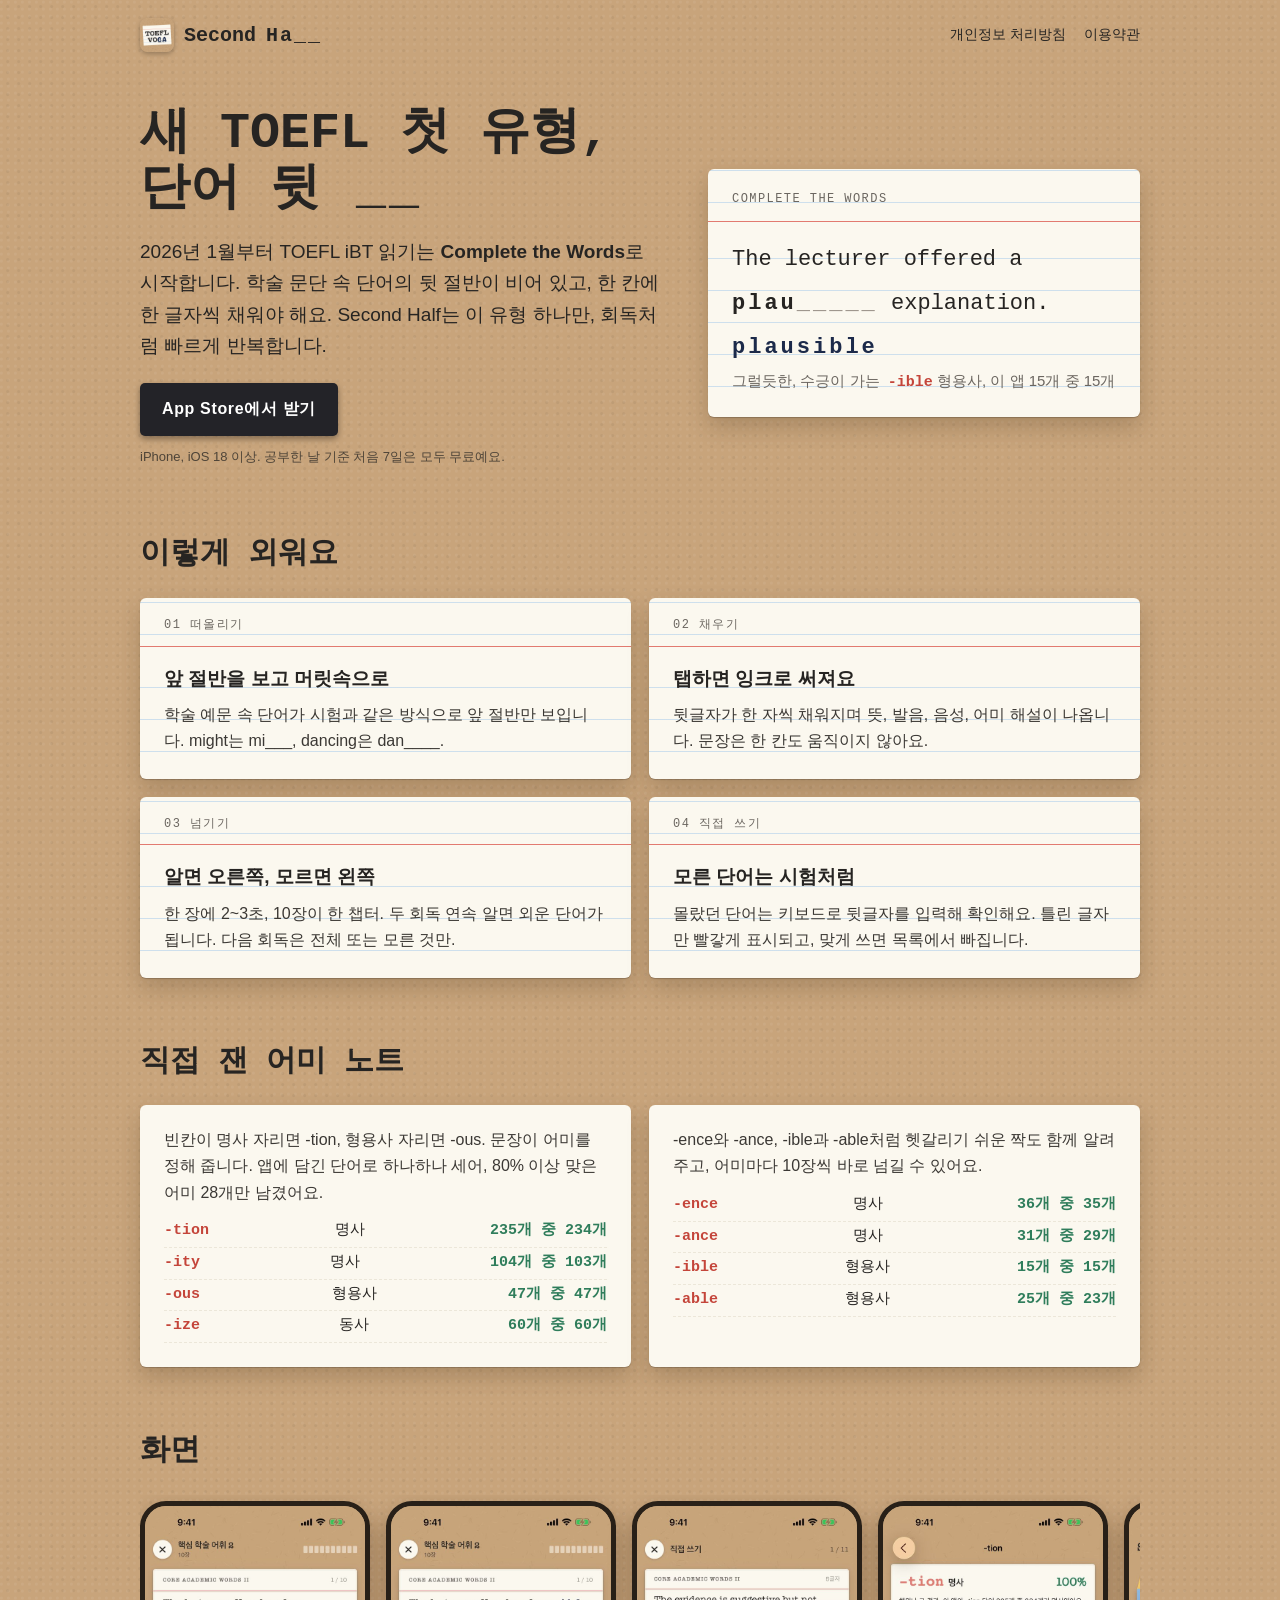
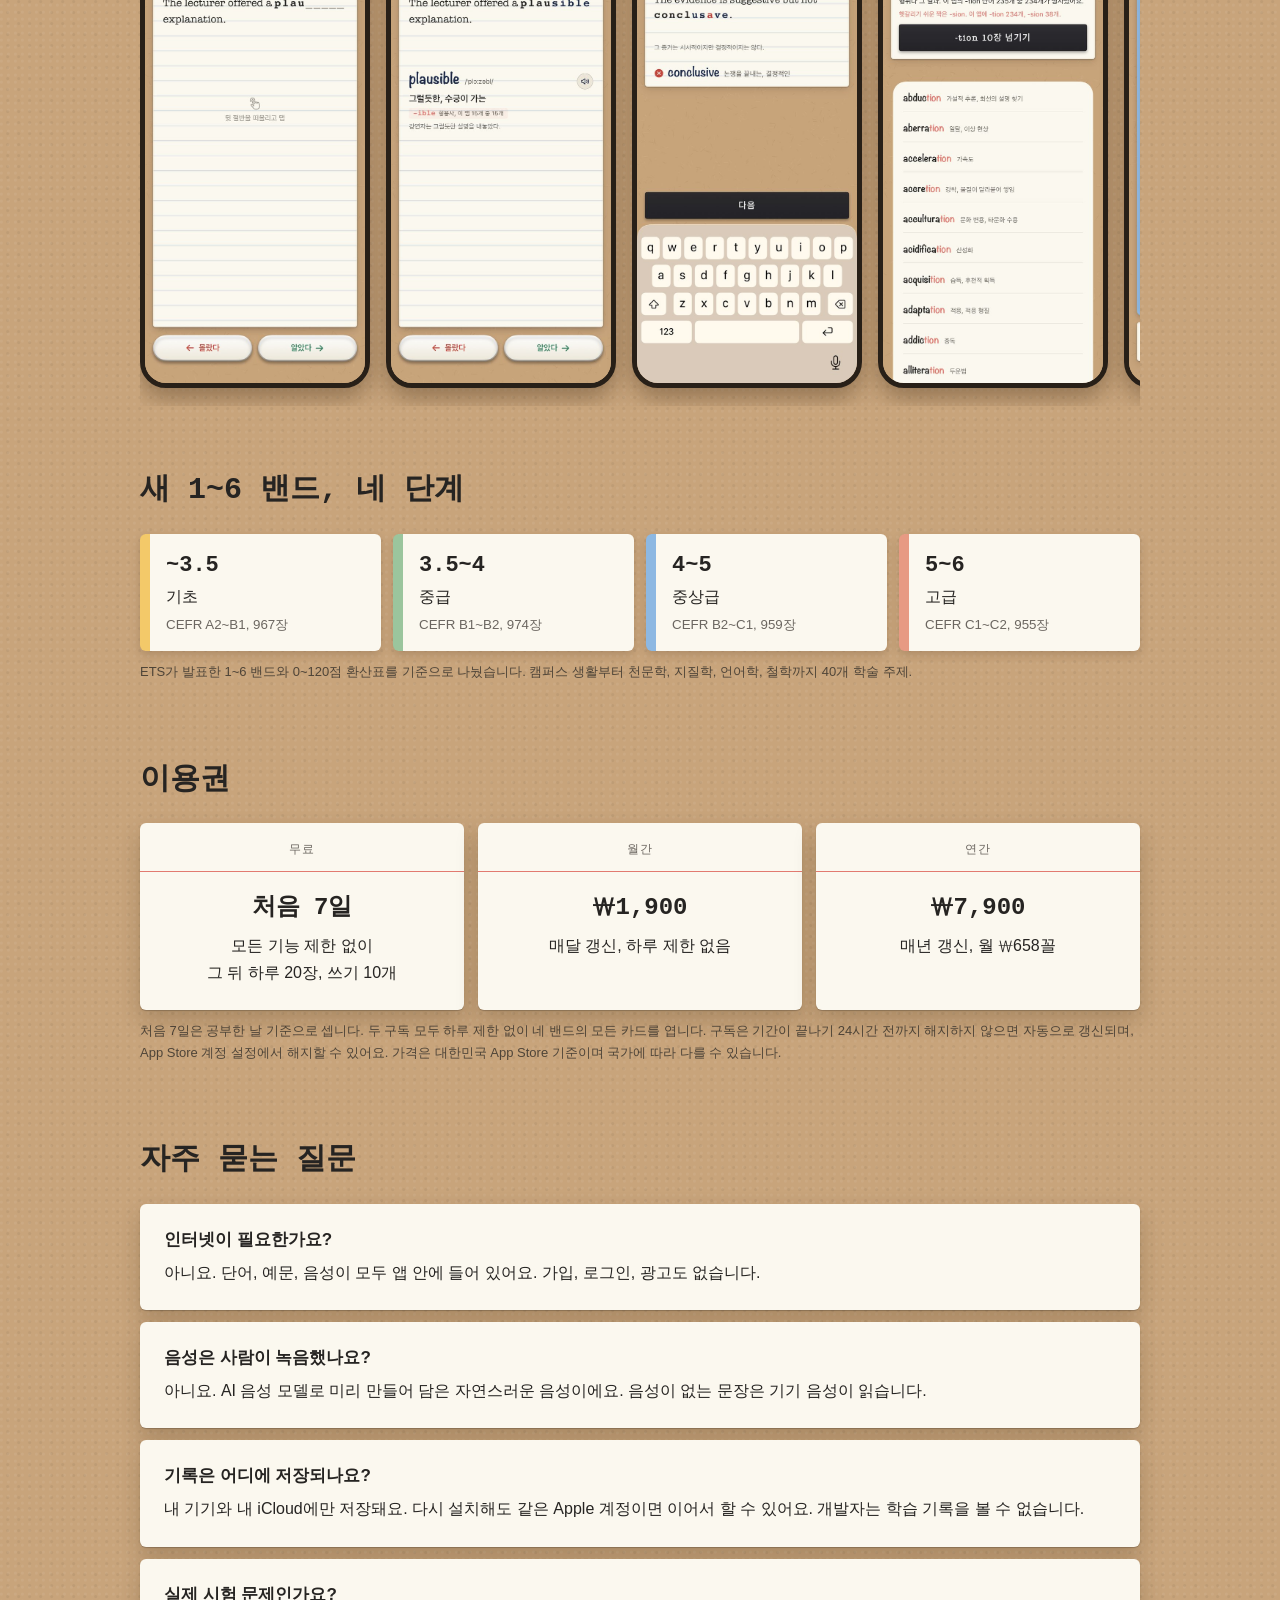
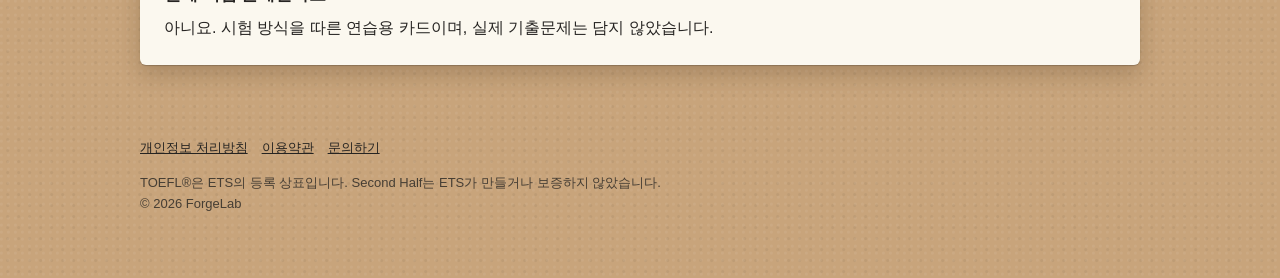
<file: docs/index.html>
<!DOCTYPE html>
<html lang="ko">
<head>
<meta charset="UTF-8" />
<meta name="viewport" content="width=device-width, initial-scale=1.0" />
<title>Second Half: 새 TOEFL 첫 유형, 단어 뒷글자 채우기</title>
<meta name="description" content="2026년 새 TOEFL 읽기의 첫 유형 Complete the Words. 학술 예문 3,855장으로 단어의 뒷 절반을 떠올리고 넘기는 회독, 모른 단어는 시험처럼 직접 써서 확인해요." />
<meta property="og:title" content="Second Half: 새 TOEFL 첫 유형, 단어 뒷글자 채우기" />
<meta property="og:description" content="단어의 뒷 절반을 떠올리고 넘기는 회독. 학술 어휘 3,855장, 직접 잰 어미 노트 28개." />
<meta property="og:image" content="assets/icon-512.png" />
<link rel="icon" href="assets/icon-32.png" />
<link rel="apple-touch-icon" href="assets/icon-180.png" />
<link rel="stylesheet" href="styles.css" />
</head>
<body>
<nav class="top">
  <div class="wrap">
    <a class="brand" href="./"><img src="assets/icon-180.png" alt="" />Second <span class="blank">Ha__</span></a>
    <div class="links"><a href="privacy.html">개인정보 처리방침</a><a href="terms.html">이용약관</a></div>
  </div>
</nav>

<main class="wrap">
  <div class="hero">
    <div>
      <h1>새 TOEFL 첫 유형,<br />단어 <span class="blank">뒷 __</span></h1>
      <p class="lead">2026년 1월부터 TOEFL iBT 읽기는 <b>Complete the Words</b>로 시작합니다. 학술 문단 속 단어의 뒷 절반이 비어 있고, 한 칸에 한 글자씩 채워야 해요. Second Half는 이 유형 하나만, 회독처럼 빠르게 반복합니다.</p>
      <a class="store" href="https://apps.apple.com/app/id6816884307">App Store에서 받기</a>
      <p class="note">iPhone, iOS 18 이상. 공부한 날 기준 처음 7일은 모두 무료예요.</p>
    </div>
    <div class="card lined demo">
      <div class="head">Complete the Words</div>
      The lecturer offered a <span class="word">plau<span class="gap">_____</span></span> explanation.<br />
      <span class="word" style="color:var(--ink)">plausible</span>
      <div class="meaning">그럴듯한, 수긍이 가는 &nbsp;<b style="color:var(--red);font-family:var(--mono)">-ible</b> 형용사, 이 앱 15개 중 15개</div>
    </div>
  </div>

  <section>
    <h2>이렇게 외워요</h2>
    <div class="grid">
      <div class="card lined"><div class="head">01 떠올리기</div><h3>앞 절반을 보고 머릿속으로</h3><p>학술 예문 속 단어가 시험과 같은 방식으로 앞 절반만 보입니다. might는 mi___, dancing은 dan____.</p></div>
      <div class="card lined"><div class="head">02 채우기</div><h3>탭하면 잉크로 써져요</h3><p>뒷글자가 한 자씩 채워지며 뜻, 발음, 음성, 어미 해설이 나옵니다. 문장은 한 칸도 움직이지 않아요.</p></div>
      <div class="card lined"><div class="head">03 넘기기</div><h3>알면 오른쪽, 모르면 왼쪽</h3><p>한 장에 2~3초, 10장이 한 챕터. 두 회독 연속 알면 외운 단어가 됩니다. 다음 회독은 전체 또는 모른 것만.</p></div>
      <div class="card lined"><div class="head">04 직접 쓰기</div><h3>모른 단어는 시험처럼</h3><p>몰랐던 단어는 키보드로 뒷글자를 입력해 확인해요. 틀린 글자만 빨갛게 표시되고, 맞게 쓰면 목록에서 빠집니다.</p></div>
    </div>
  </section>

  <section>
    <h2>직접 잰 어미 노트</h2>
    <div class="grid">
      <div class="card">
        <p>빈칸이 명사 자리면 -tion, 형용사 자리면 -ous. 문장이 어미를 정해 줍니다. 앱에 담긴 단어로 하나하나 세어, 80% 이상 맞은 어미 28개만 남겼어요.</p>
        <ul class="rates">
          <li><b>-tion</b> 명사 <span>235개 중 234개</span></li>
          <li><b>-ity</b> 명사 <span>104개 중 103개</span></li>
          <li><b>-ous</b> 형용사 <span>47개 중 47개</span></li>
          <li><b>-ize</b> 동사 <span>60개 중 60개</span></li>
        </ul>
      </div>
      <div class="card">
        <p>-ence와 -ance, -ible과 -able처럼 헷갈리기 쉬운 짝도 함께 알려 주고, 어미마다 10장씩 바로 넘길 수 있어요.</p>
        <ul class="rates">
          <li><b>-ence</b> 명사 <span>36개 중 35개</span></li>
          <li><b>-ance</b> 명사 <span>31개 중 29개</span></li>
          <li><b>-ible</b> 형용사 <span>15개 중 15개</span></li>
          <li><b>-able</b> 형용사 <span>25개 중 23개</span></li>
        </ul>
      </div>
    </div>
  </section>

  <section>
    <h2>화면</h2>
    <div class="shots">
      <img src="assets/shot_blank.jpg" alt="앞 절반만 보이는 카드" loading="lazy" />
      <img src="assets/shot_reveal.jpg" alt="뒷글자가 채워진 카드와 뜻" loading="lazy" />
      <img src="assets/shot_typing.jpg" alt="직접 쓰기, 틀린 글자만 빨갛게" loading="lazy" />
      <img src="assets/shot_ending.jpg" alt="어미 노트 -tion" loading="lazy" />
      <img src="assets/shot_home.jpg" alt="회독 홈" loading="lazy" />
    </div>
  </section>

  <section>
    <h2>새 1~6 밴드, 네 단계</h2>
    <div class="bands">
      <div class="band" style="border-color:#f3c969"><b>~3.5</b>기초<br /><small>CEFR A2~B1, 967장</small></div>
      <div class="band" style="border-color:#9bc59d"><b>3.5~4</b>중급<br /><small>CEFR B1~B2, 974장</small></div>
      <div class="band" style="border-color:#8db8e2"><b>4~5</b>중상급<br /><small>CEFR B2~C1, 959장</small></div>
      <div class="band" style="border-color:#e79a83"><b>5~6</b>고급<br /><small>CEFR C1~C2, 955장</small></div>
    </div>
    <p class="note">ETS가 발표한 1~6 밴드와 0~120점 환산표를 기준으로 나눴습니다. 캠퍼스 생활부터 천문학, 지질학, 언어학, 철학까지 40개 학술 주제.</p>
  </section>

  <section>
    <h2>이용권</h2>
    <div class="prices">
      <div class="card"><div class="head">무료</div><b>처음 7일</b>모든 기능 제한 없이<br />그 뒤 하루 20장, 쓰기 10개</div>
      <div class="card"><div class="head">월간</div><b>₩1,900</b>매달 갱신, 하루 제한 없음</div>
      <div class="card"><div class="head">연간</div><b>₩7,900</b>매년 갱신, 월 ₩658꼴</div>
    </div>
    <p class="note">처음 7일은 공부한 날 기준으로 셉니다. 두 구독 모두 하루 제한 없이 네 밴드의 모든 카드를 엽니다. 구독은 기간이 끝나기 24시간 전까지 해지하지 않으면 자동으로 갱신되며, App Store 계정 설정에서 해지할 수 있어요. 가격은 대한민국 App Store 기준이며 국가에 따라 다를 수 있습니다.</p>
  </section>

  <section class="faq">
    <h2>자주 묻는 질문</h2>
    <div class="card"><h3>인터넷이 필요한가요?</h3><p>아니요. 단어, 예문, 음성이 모두 앱 안에 들어 있어요. 가입, 로그인, 광고도 없습니다.</p></div>
    <div class="card"><h3>음성은 사람이 녹음했나요?</h3><p>아니요. AI 음성 모델로 미리 만들어 담은 자연스러운 음성이에요. 음성이 없는 문장은 기기 음성이 읽습니다.</p></div>
    <div class="card"><h3>기록은 어디에 저장되나요?</h3><p>내 기기와 내 iCloud에만 저장돼요. 다시 설치해도 같은 Apple 계정이면 이어서 할 수 있어요. 개발자는 학습 기록을 볼 수 없습니다.</p></div>
    <div class="card"><h3>실제 시험 문제인가요?</h3><p>아니요. 시험 방식을 따른 연습용 카드이며, 실제 기출문제는 담지 않았습니다.</p></div>
  </section>
</main>

<footer>
  <div class="wrap">
    <a href="privacy.html">개인정보 처리방침</a><a href="terms.html">이용약관</a><a href="mailto:forgelab.aitech@gmail.com?subject=%5BSecond%20Half%5D%20%EB%AC%B8%EC%9D%98">문의하기</a>
    <p>TOEFL®은 ETS의 등록 상표입니다. Second Half는 ETS가 만들거나 보증하지 않았습니다.<br />© 2026 ForgeLab</p>
  </div>
</footer>
</body>
</html>
</file>
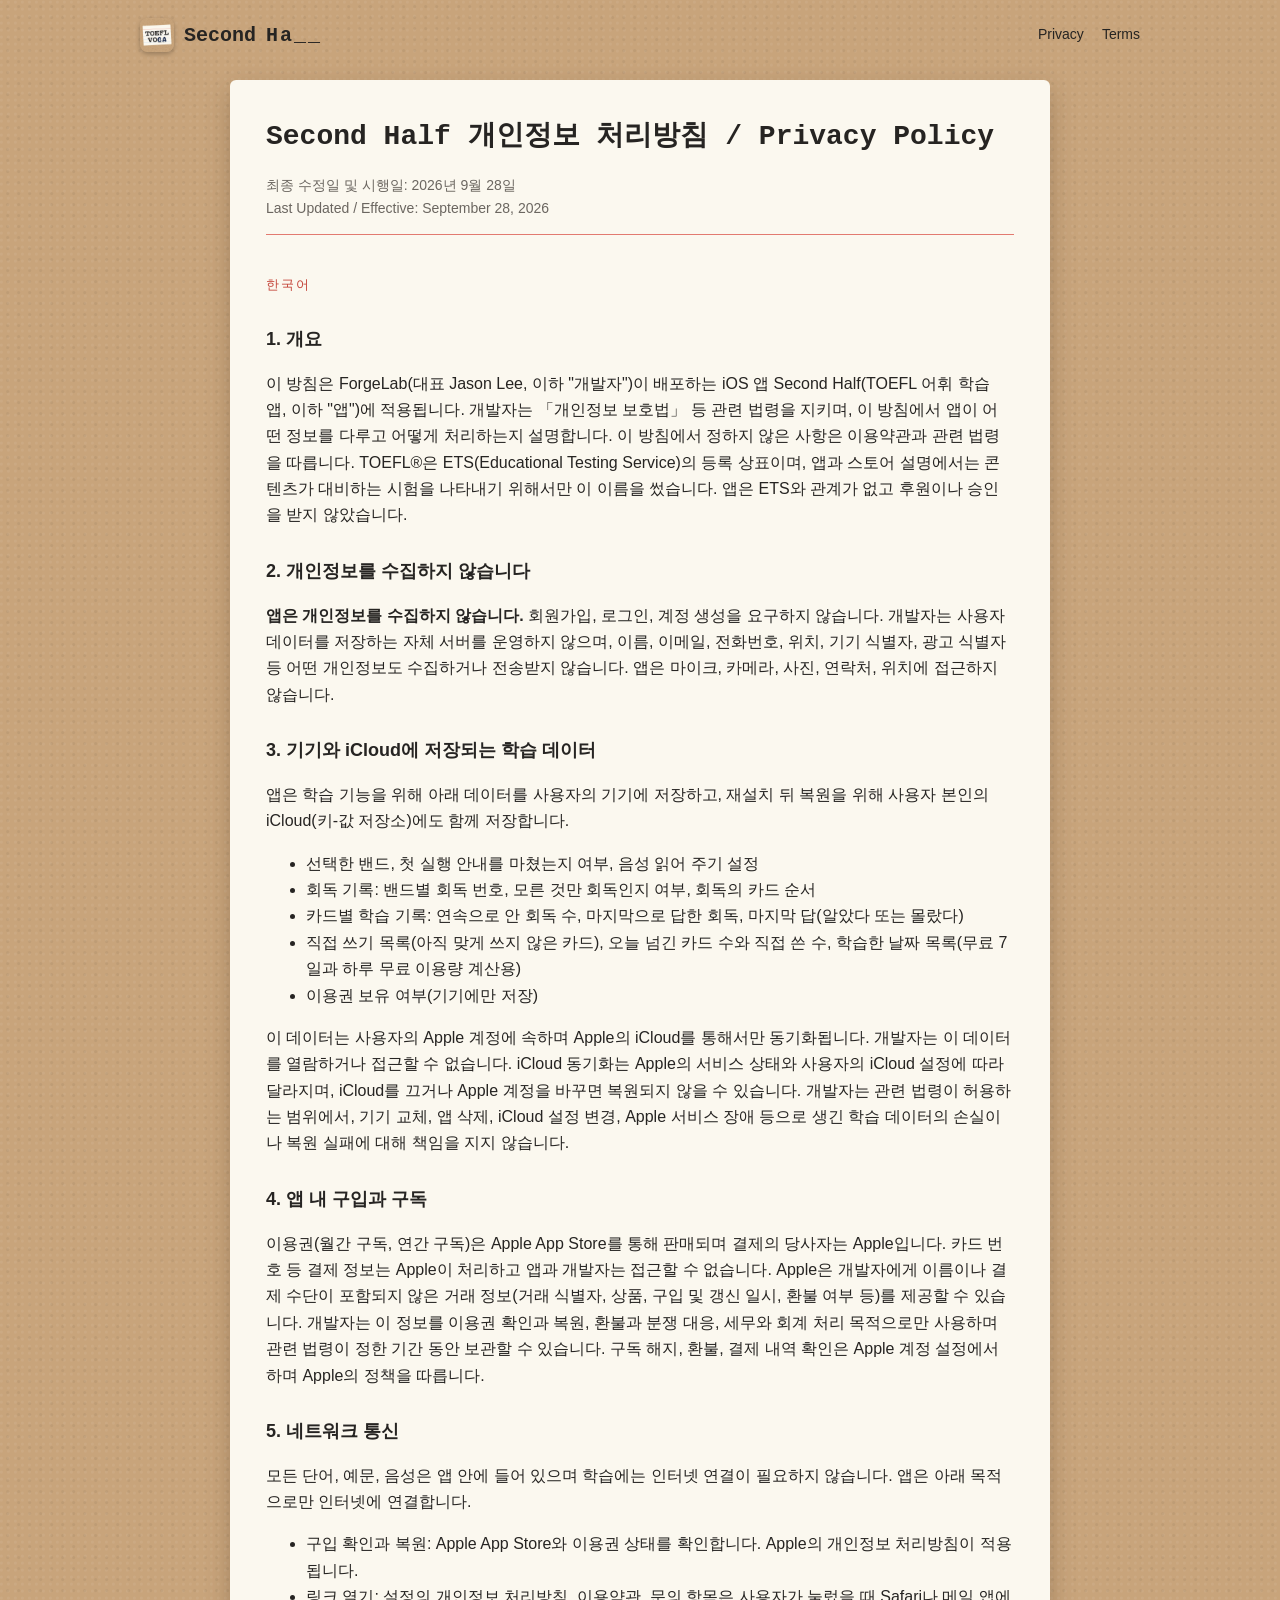
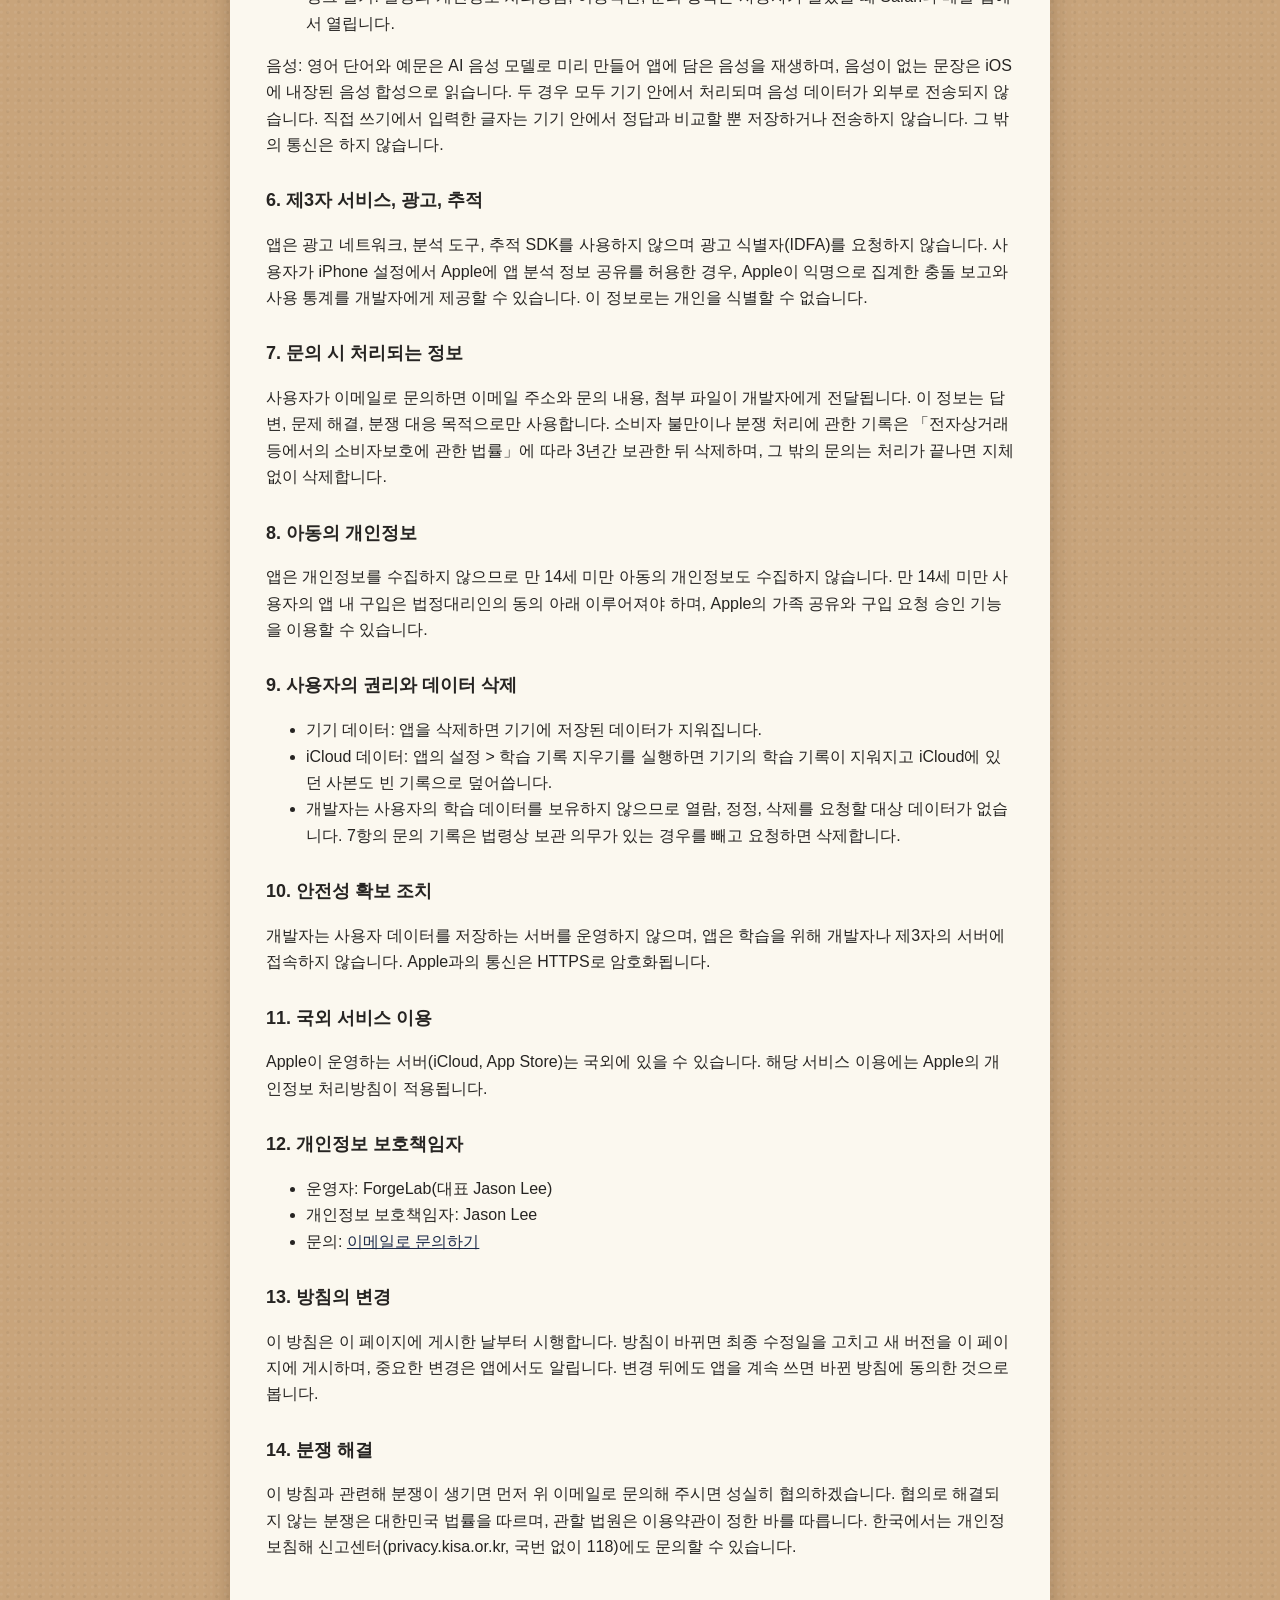
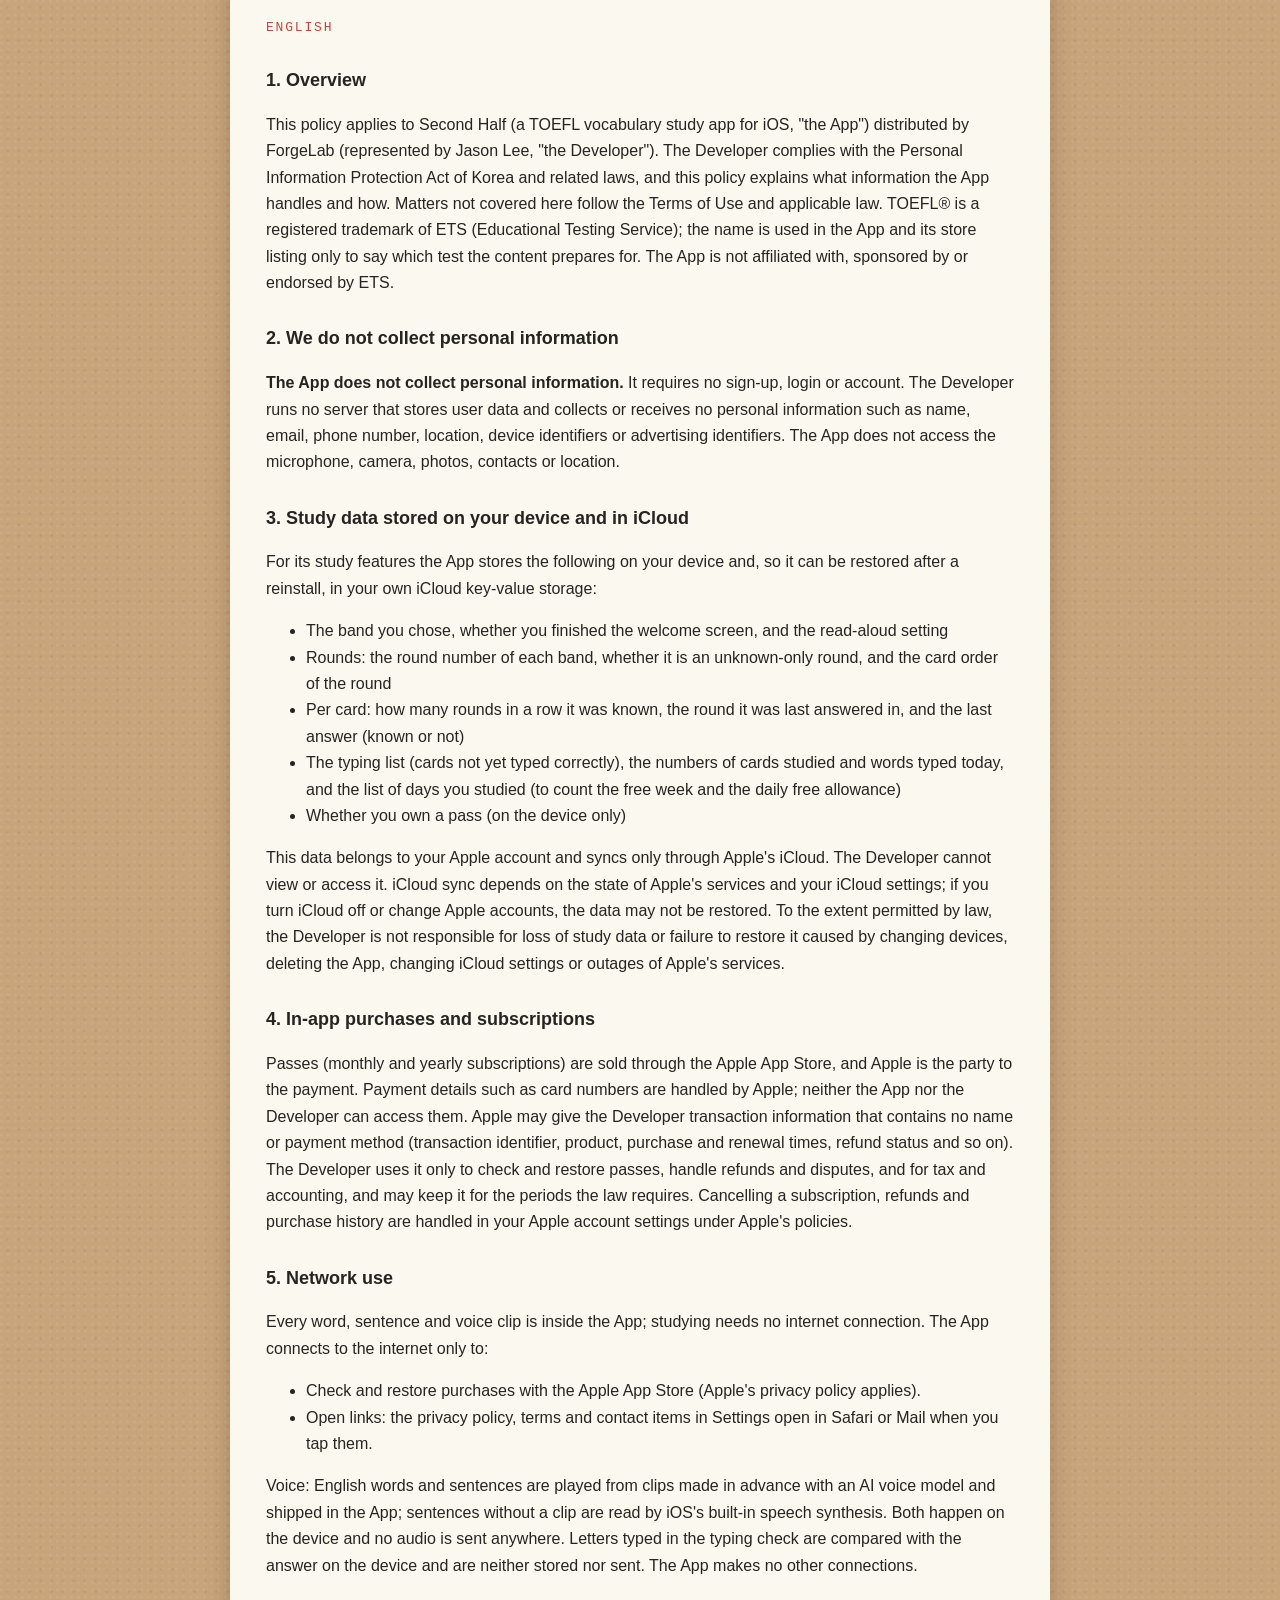
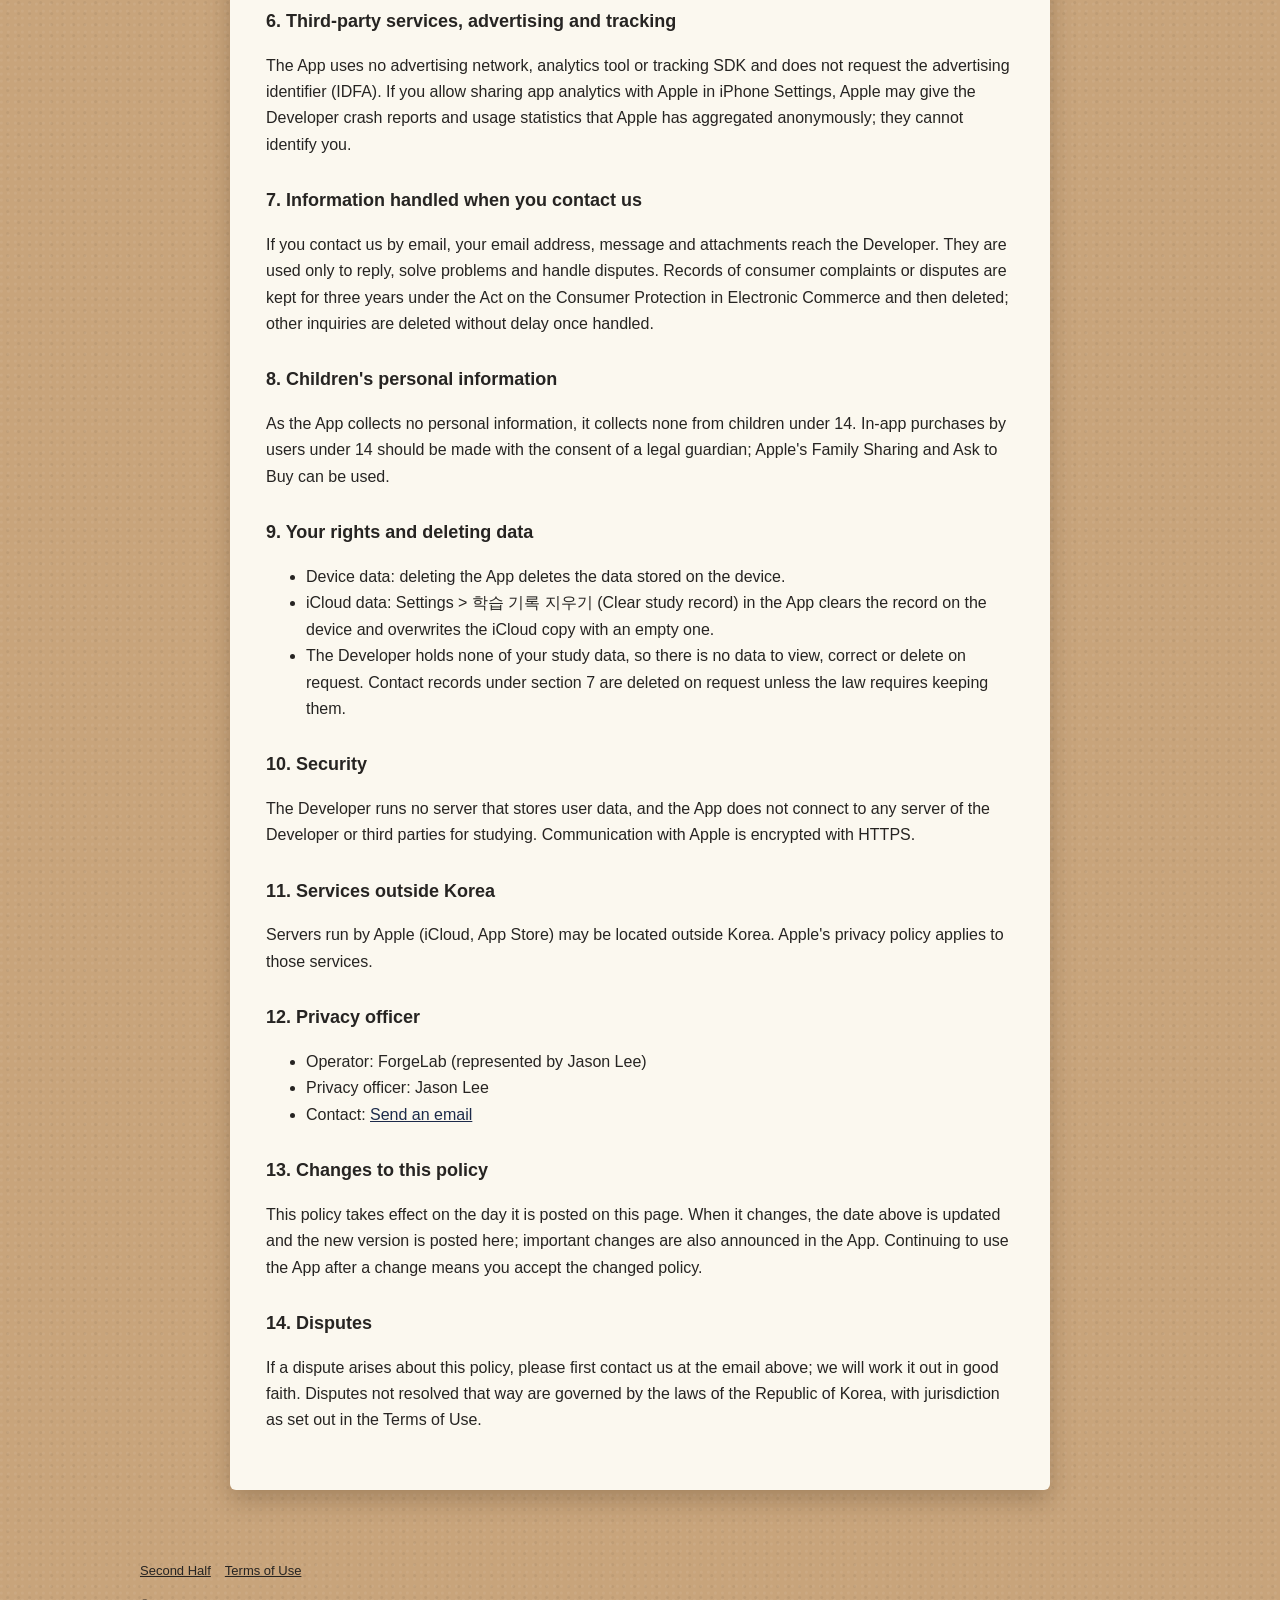
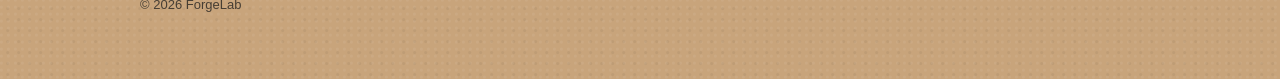
<file: docs/privacy.html>
<!DOCTYPE html>
<html lang="ko">
<head>
<meta charset="UTF-8" />
<meta name="viewport" content="width=device-width, initial-scale=1.0" />
<title>Second Half 개인정보 처리방침 | Privacy Policy</title>
<link rel="icon" href="assets/icon-32.png" />
<link rel="stylesheet" href="styles.css" />
</head>
<body>
<nav class="top">
  <div class="wrap">
    <a class="brand" href="./"><img src="assets/icon-180.png" alt="" />Second <span class="blank">Ha__</span></a>
    <div class="links"><a href="privacy.html">Privacy</a><a href="terms.html">Terms</a></div>
  </div>
</nav>
<main class="page">
<article class="legal">
<h1>Second Half 개인정보 처리방침 / Privacy Policy</h1>
<p class="date">최종 수정일 및 시행일: 2026년 9월 28일<br />Last Updated / Effective: September 28, 2026</p>

<p class="eyebrow" style="margin-top:40px">한국어</p>
<h2>1. 개요</h2>
<p>이 방침은 ForgeLab(대표 Jason Lee, 이하 "개발자")이 배포하는 iOS 앱 Second Half(TOEFL 어휘 학습 앱, 이하 "앱")에 적용됩니다. 개발자는 「개인정보 보호법」 등 관련 법령을 지키며, 이 방침에서 앱이 어떤 정보를 다루고 어떻게 처리하는지 설명합니다. 이 방침에서 정하지 않은 사항은 이용약관과 관련 법령을 따릅니다. TOEFL®은 ETS(Educational Testing Service)의 등록 상표이며, 앱과 스토어 설명에서는 콘텐츠가 대비하는 시험을 나타내기 위해서만 이 이름을 썼습니다. 앱은 ETS와 관계가 없고 후원이나 승인을 받지 않았습니다.</p>
<h2>2. 개인정보를 수집하지 않습니다</h2>
<p><strong>앱은 개인정보를 수집하지 않습니다.</strong> 회원가입, 로그인, 계정 생성을 요구하지 않습니다. 개발자는 사용자 데이터를 저장하는 자체 서버를 운영하지 않으며, 이름, 이메일, 전화번호, 위치, 기기 식별자, 광고 식별자 등 어떤 개인정보도 수집하거나 전송받지 않습니다. 앱은 마이크, 카메라, 사진, 연락처, 위치에 접근하지 않습니다.</p>
<h2>3. 기기와 iCloud에 저장되는 학습 데이터</h2>
<p>앱은 학습 기능을 위해 아래 데이터를 사용자의 기기에 저장하고, 재설치 뒤 복원을 위해 사용자 본인의 iCloud(키-값 저장소)에도 함께 저장합니다.</p>
<ul>
<li>선택한 밴드, 첫 실행 안내를 마쳤는지 여부, 음성 읽어 주기 설정</li>
<li>회독 기록: 밴드별 회독 번호, 모른 것만 회독인지 여부, 회독의 카드 순서</li>
<li>카드별 학습 기록: 연속으로 안 회독 수, 마지막으로 답한 회독, 마지막 답(알았다 또는 몰랐다)</li>
<li>직접 쓰기 목록(아직 맞게 쓰지 않은 카드), 오늘 넘긴 카드 수와 직접 쓴 수, 학습한 날짜 목록(무료 7일과 하루 무료 이용량 계산용)</li>
<li>이용권 보유 여부(기기에만 저장)</li>
</ul>
<p>이 데이터는 사용자의 Apple 계정에 속하며 Apple의 iCloud를 통해서만 동기화됩니다. 개발자는 이 데이터를 열람하거나 접근할 수 없습니다. iCloud 동기화는 Apple의 서비스 상태와 사용자의 iCloud 설정에 따라 달라지며, iCloud를 끄거나 Apple 계정을 바꾸면 복원되지 않을 수 있습니다. 개발자는 관련 법령이 허용하는 범위에서, 기기 교체, 앱 삭제, iCloud 설정 변경, Apple 서비스 장애 등으로 생긴 학습 데이터의 손실이나 복원 실패에 대해 책임을 지지 않습니다.</p>
<h2>4. 앱 내 구입과 구독</h2>
<p>이용권(월간 구독, 연간 구독)은 Apple App Store를 통해 판매되며 결제의 당사자는 Apple입니다. 카드 번호 등 결제 정보는 Apple이 처리하고 앱과 개발자는 접근할 수 없습니다. Apple은 개발자에게 이름이나 결제 수단이 포함되지 않은 거래 정보(거래 식별자, 상품, 구입 및 갱신 일시, 환불 여부 등)를 제공할 수 있습니다. 개발자는 이 정보를 이용권 확인과 복원, 환불과 분쟁 대응, 세무와 회계 처리 목적으로만 사용하며 관련 법령이 정한 기간 동안 보관할 수 있습니다. 구독 해지, 환불, 결제 내역 확인은 Apple 계정 설정에서 하며 Apple의 정책을 따릅니다.</p>
<h2>5. 네트워크 통신</h2>
<p>모든 단어, 예문, 음성은 앱 안에 들어 있으며 학습에는 인터넷 연결이 필요하지 않습니다. 앱은 아래 목적으로만 인터넷에 연결합니다.</p>
<ul>
<li>구입 확인과 복원: Apple App Store와 이용권 상태를 확인합니다. Apple의 개인정보 처리방침이 적용됩니다.</li>
<li>링크 열기: 설정의 개인정보 처리방침, 이용약관, 문의 항목은 사용자가 눌렀을 때 Safari나 메일 앱에서 열립니다.</li>
</ul>
<p>음성: 영어 단어와 예문은 AI 음성 모델로 미리 만들어 앱에 담은 음성을 재생하며, 음성이 없는 문장은 iOS에 내장된 음성 합성으로 읽습니다. 두 경우 모두 기기 안에서 처리되며 음성 데이터가 외부로 전송되지 않습니다. 직접 쓰기에서 입력한 글자는 기기 안에서 정답과 비교할 뿐 저장하거나 전송하지 않습니다. 그 밖의 통신은 하지 않습니다.</p>
<h2>6. 제3자 서비스, 광고, 추적</h2>
<p>앱은 광고 네트워크, 분석 도구, 추적 SDK를 사용하지 않으며 광고 식별자(IDFA)를 요청하지 않습니다. 사용자가 iPhone 설정에서 Apple에 앱 분석 정보 공유를 허용한 경우, Apple이 익명으로 집계한 충돌 보고와 사용 통계를 개발자에게 제공할 수 있습니다. 이 정보로는 개인을 식별할 수 없습니다.</p>
<h2>7. 문의 시 처리되는 정보</h2>
<p>사용자가 이메일로 문의하면 이메일 주소와 문의 내용, 첨부 파일이 개발자에게 전달됩니다. 이 정보는 답변, 문제 해결, 분쟁 대응 목적으로만 사용합니다. 소비자 불만이나 분쟁 처리에 관한 기록은 「전자상거래 등에서의 소비자보호에 관한 법률」에 따라 3년간 보관한 뒤 삭제하며, 그 밖의 문의는 처리가 끝나면 지체 없이 삭제합니다.</p>
<h2>8. 아동의 개인정보</h2>
<p>앱은 개인정보를 수집하지 않으므로 만 14세 미만 아동의 개인정보도 수집하지 않습니다. 만 14세 미만 사용자의 앱 내 구입은 법정대리인의 동의 아래 이루어져야 하며, Apple의 가족 공유와 구입 요청 승인 기능을 이용할 수 있습니다.</p>
<h2>9. 사용자의 권리와 데이터 삭제</h2>
<ul>
<li>기기 데이터: 앱을 삭제하면 기기에 저장된 데이터가 지워집니다.</li>
<li>iCloud 데이터: 앱의 설정 &gt; 학습 기록 지우기를 실행하면 기기의 학습 기록이 지워지고 iCloud에 있던 사본도 빈 기록으로 덮어씁니다.</li>
<li>개발자는 사용자의 학습 데이터를 보유하지 않으므로 열람, 정정, 삭제를 요청할 대상 데이터가 없습니다. 7항의 문의 기록은 법령상 보관 의무가 있는 경우를 빼고 요청하면 삭제합니다.</li>
</ul>
<h2>10. 안전성 확보 조치</h2>
<p>개발자는 사용자 데이터를 저장하는 서버를 운영하지 않으며, 앱은 학습을 위해 개발자나 제3자의 서버에 접속하지 않습니다. Apple과의 통신은 HTTPS로 암호화됩니다.</p>
<h2>11. 국외 서비스 이용</h2>
<p>Apple이 운영하는 서버(iCloud, App Store)는 국외에 있을 수 있습니다. 해당 서비스 이용에는 Apple의 개인정보 처리방침이 적용됩니다.</p>
<h2>12. 개인정보 보호책임자</h2>
<ul><li>운영자: ForgeLab(대표 Jason Lee)</li><li>개인정보 보호책임자: Jason Lee</li><li>문의: <a href="mailto:forgelab.aitech@gmail.com?subject=%5BSecond%20Half%5D%20Privacy%20inquiry">이메일로 문의하기</a></li></ul>
<h2>13. 방침의 변경</h2>
<p>이 방침은 이 페이지에 게시한 날부터 시행합니다. 방침이 바뀌면 최종 수정일을 고치고 새 버전을 이 페이지에 게시하며, 중요한 변경은 앱에서도 알립니다. 변경 뒤에도 앱을 계속 쓰면 바뀐 방침에 동의한 것으로 봅니다.</p>
<h2>14. 분쟁 해결</h2>
<p>이 방침과 관련해 분쟁이 생기면 먼저 위 이메일로 문의해 주시면 성실히 협의하겠습니다. 협의로 해결되지 않는 분쟁은 대한민국 법률을 따르며, 관할 법원은 이용약관이 정한 바를 따릅니다. 한국에서는 개인정보침해 신고센터(privacy.kisa.or.kr, 국번 없이 118)에도 문의할 수 있습니다.</p>

<p class="eyebrow" style="margin-top:56px">English</p>
<h2>1. Overview</h2>
<p>This policy applies to Second Half (a TOEFL vocabulary study app for iOS, "the App") distributed by ForgeLab (represented by Jason Lee, "the Developer"). The Developer complies with the Personal Information Protection Act of Korea and related laws, and this policy explains what information the App handles and how. Matters not covered here follow the Terms of Use and applicable law. TOEFL® is a registered trademark of ETS (Educational Testing Service); the name is used in the App and its store listing only to say which test the content prepares for. The App is not affiliated with, sponsored by or endorsed by ETS.</p>
<h2>2. We do not collect personal information</h2>
<p><strong>The App does not collect personal information.</strong> It requires no sign-up, login or account. The Developer runs no server that stores user data and collects or receives no personal information such as name, email, phone number, location, device identifiers or advertising identifiers. The App does not access the microphone, camera, photos, contacts or location.</p>
<h2>3. Study data stored on your device and in iCloud</h2>
<p>For its study features the App stores the following on your device and, so it can be restored after a reinstall, in your own iCloud key-value storage:</p>
<ul>
<li>The band you chose, whether you finished the welcome screen, and the read-aloud setting</li>
<li>Rounds: the round number of each band, whether it is an unknown-only round, and the card order of the round</li>
<li>Per card: how many rounds in a row it was known, the round it was last answered in, and the last answer (known or not)</li>
<li>The typing list (cards not yet typed correctly), the numbers of cards studied and words typed today, and the list of days you studied (to count the free week and the daily free allowance)</li>
<li>Whether you own a pass (on the device only)</li>
</ul>
<p>This data belongs to your Apple account and syncs only through Apple's iCloud. The Developer cannot view or access it. iCloud sync depends on the state of Apple's services and your iCloud settings; if you turn iCloud off or change Apple accounts, the data may not be restored. To the extent permitted by law, the Developer is not responsible for loss of study data or failure to restore it caused by changing devices, deleting the App, changing iCloud settings or outages of Apple's services.</p>
<h2>4. In-app purchases and subscriptions</h2>
<p>Passes (monthly and yearly subscriptions) are sold through the Apple App Store, and Apple is the party to the payment. Payment details such as card numbers are handled by Apple; neither the App nor the Developer can access them. Apple may give the Developer transaction information that contains no name or payment method (transaction identifier, product, purchase and renewal times, refund status and so on). The Developer uses it only to check and restore passes, handle refunds and disputes, and for tax and accounting, and may keep it for the periods the law requires. Cancelling a subscription, refunds and purchase history are handled in your Apple account settings under Apple's policies.</p>
<h2>5. Network use</h2>
<p>Every word, sentence and voice clip is inside the App; studying needs no internet connection. The App connects to the internet only to:</p>
<ul>
<li>Check and restore purchases with the Apple App Store (Apple's privacy policy applies).</li>
<li>Open links: the privacy policy, terms and contact items in Settings open in Safari or Mail when you tap them.</li>
</ul>
<p>Voice: English words and sentences are played from clips made in advance with an AI voice model and shipped in the App; sentences without a clip are read by iOS's built-in speech synthesis. Both happen on the device and no audio is sent anywhere. Letters typed in the typing check are compared with the answer on the device and are neither stored nor sent. The App makes no other connections.</p>
<h2>6. Third-party services, advertising and tracking</h2>
<p>The App uses no advertising network, analytics tool or tracking SDK and does not request the advertising identifier (IDFA). If you allow sharing app analytics with Apple in iPhone Settings, Apple may give the Developer crash reports and usage statistics that Apple has aggregated anonymously; they cannot identify you.</p>
<h2>7. Information handled when you contact us</h2>
<p>If you contact us by email, your email address, message and attachments reach the Developer. They are used only to reply, solve problems and handle disputes. Records of consumer complaints or disputes are kept for three years under the Act on the Consumer Protection in Electronic Commerce and then deleted; other inquiries are deleted without delay once handled.</p>
<h2>8. Children's personal information</h2>
<p>As the App collects no personal information, it collects none from children under 14. In-app purchases by users under 14 should be made with the consent of a legal guardian; Apple's Family Sharing and Ask to Buy can be used.</p>
<h2>9. Your rights and deleting data</h2>
<ul>
<li>Device data: deleting the App deletes the data stored on the device.</li>
<li>iCloud data: Settings &gt; 학습 기록 지우기 (Clear study record) in the App clears the record on the device and overwrites the iCloud copy with an empty one.</li>
<li>The Developer holds none of your study data, so there is no data to view, correct or delete on request. Contact records under section 7 are deleted on request unless the law requires keeping them.</li>
</ul>
<h2>10. Security</h2>
<p>The Developer runs no server that stores user data, and the App does not connect to any server of the Developer or third parties for studying. Communication with Apple is encrypted with HTTPS.</p>
<h2>11. Services outside Korea</h2>
<p>Servers run by Apple (iCloud, App Store) may be located outside Korea. Apple's privacy policy applies to those services.</p>
<h2>12. Privacy officer</h2>
<ul><li>Operator: ForgeLab (represented by Jason Lee)</li><li>Privacy officer: Jason Lee</li><li>Contact: <a href="mailto:forgelab.aitech@gmail.com?subject=%5BSecond%20Half%5D%20Privacy%20inquiry">Send an email</a></li></ul>
<h2>13. Changes to this policy</h2>
<p>This policy takes effect on the day it is posted on this page. When it changes, the date above is updated and the new version is posted here; important changes are also announced in the App. Continuing to use the App after a change means you accept the changed policy.</p>
<h2>14. Disputes</h2>
<p>If a dispute arises about this policy, please first contact us at the email above; we will work it out in good faith. Disputes not resolved that way are governed by the laws of the Republic of Korea, with jurisdiction as set out in the Terms of Use.</p>
</article>
</main>
<footer><div class="wrap"><a href="./">Second Half</a><a href="terms.html">Terms of Use</a><p>© 2026 ForgeLab</p></div></footer>
</body>
</html>
</file>
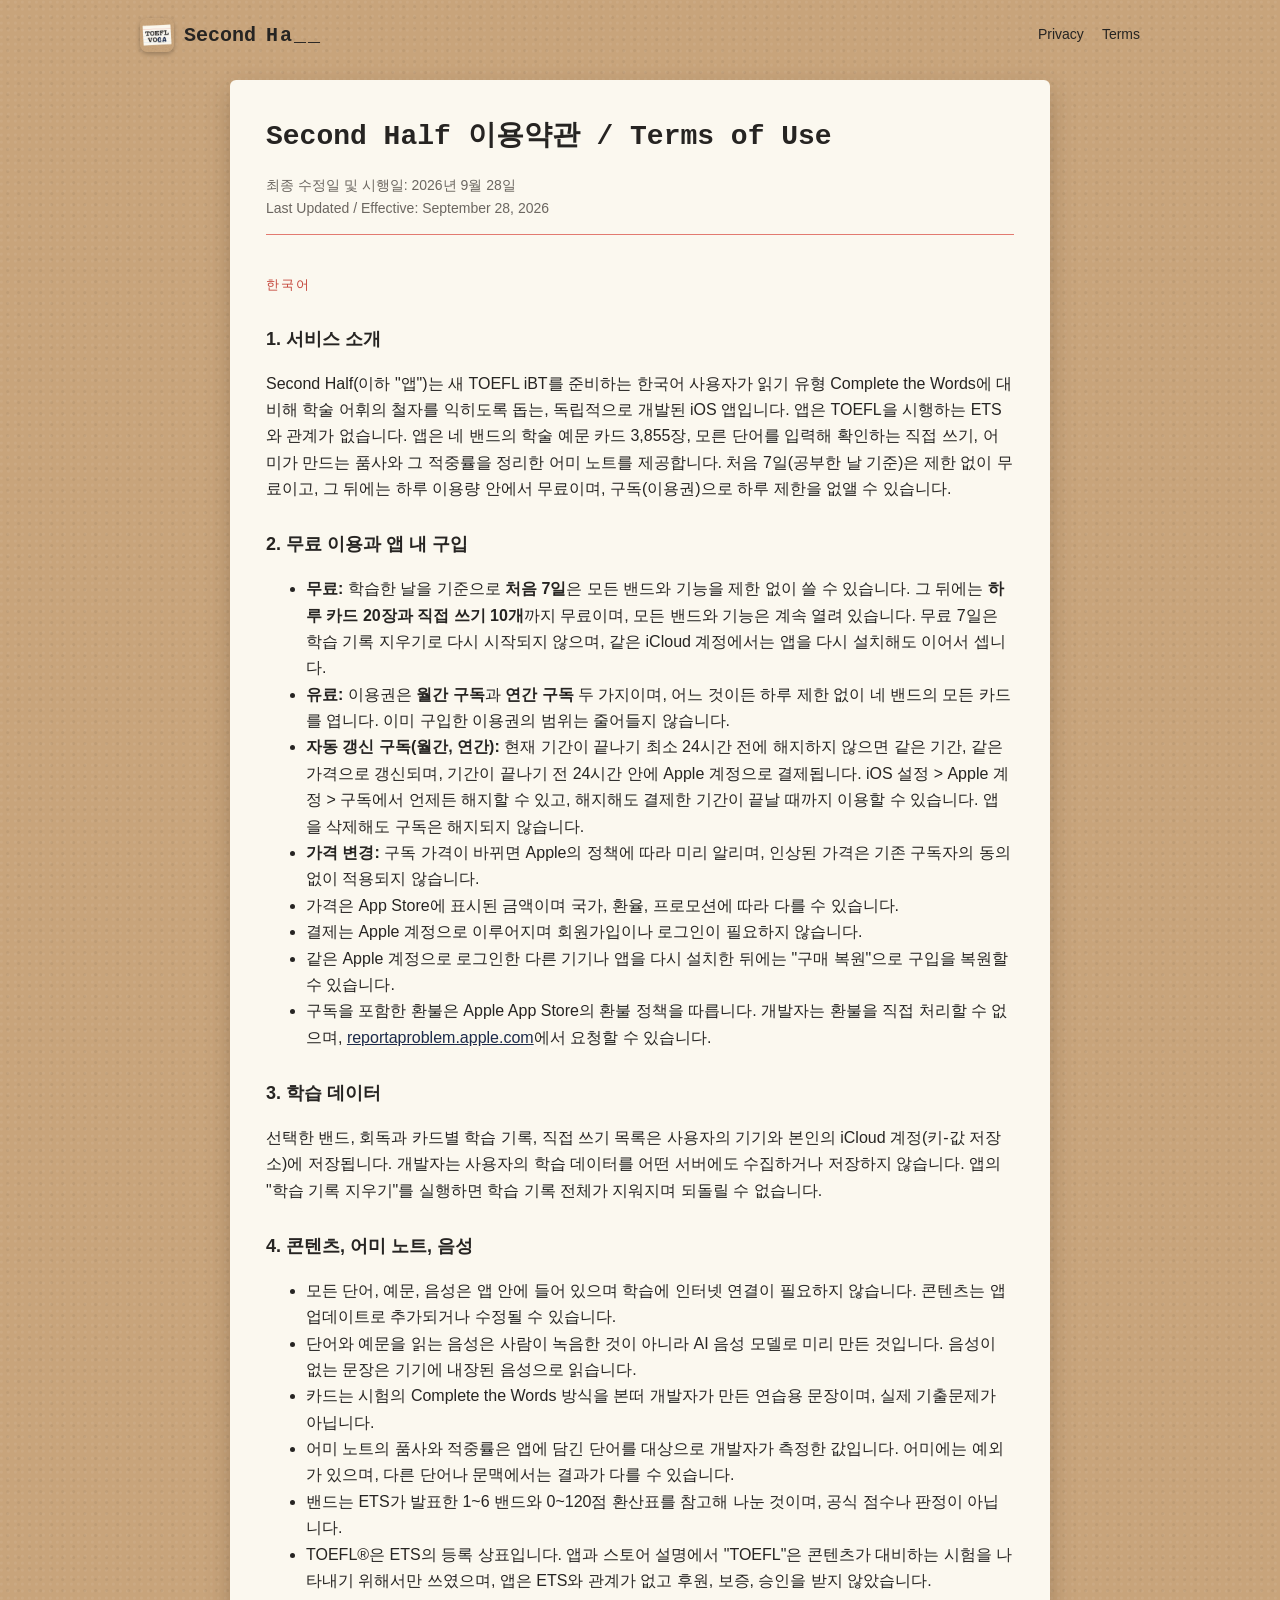
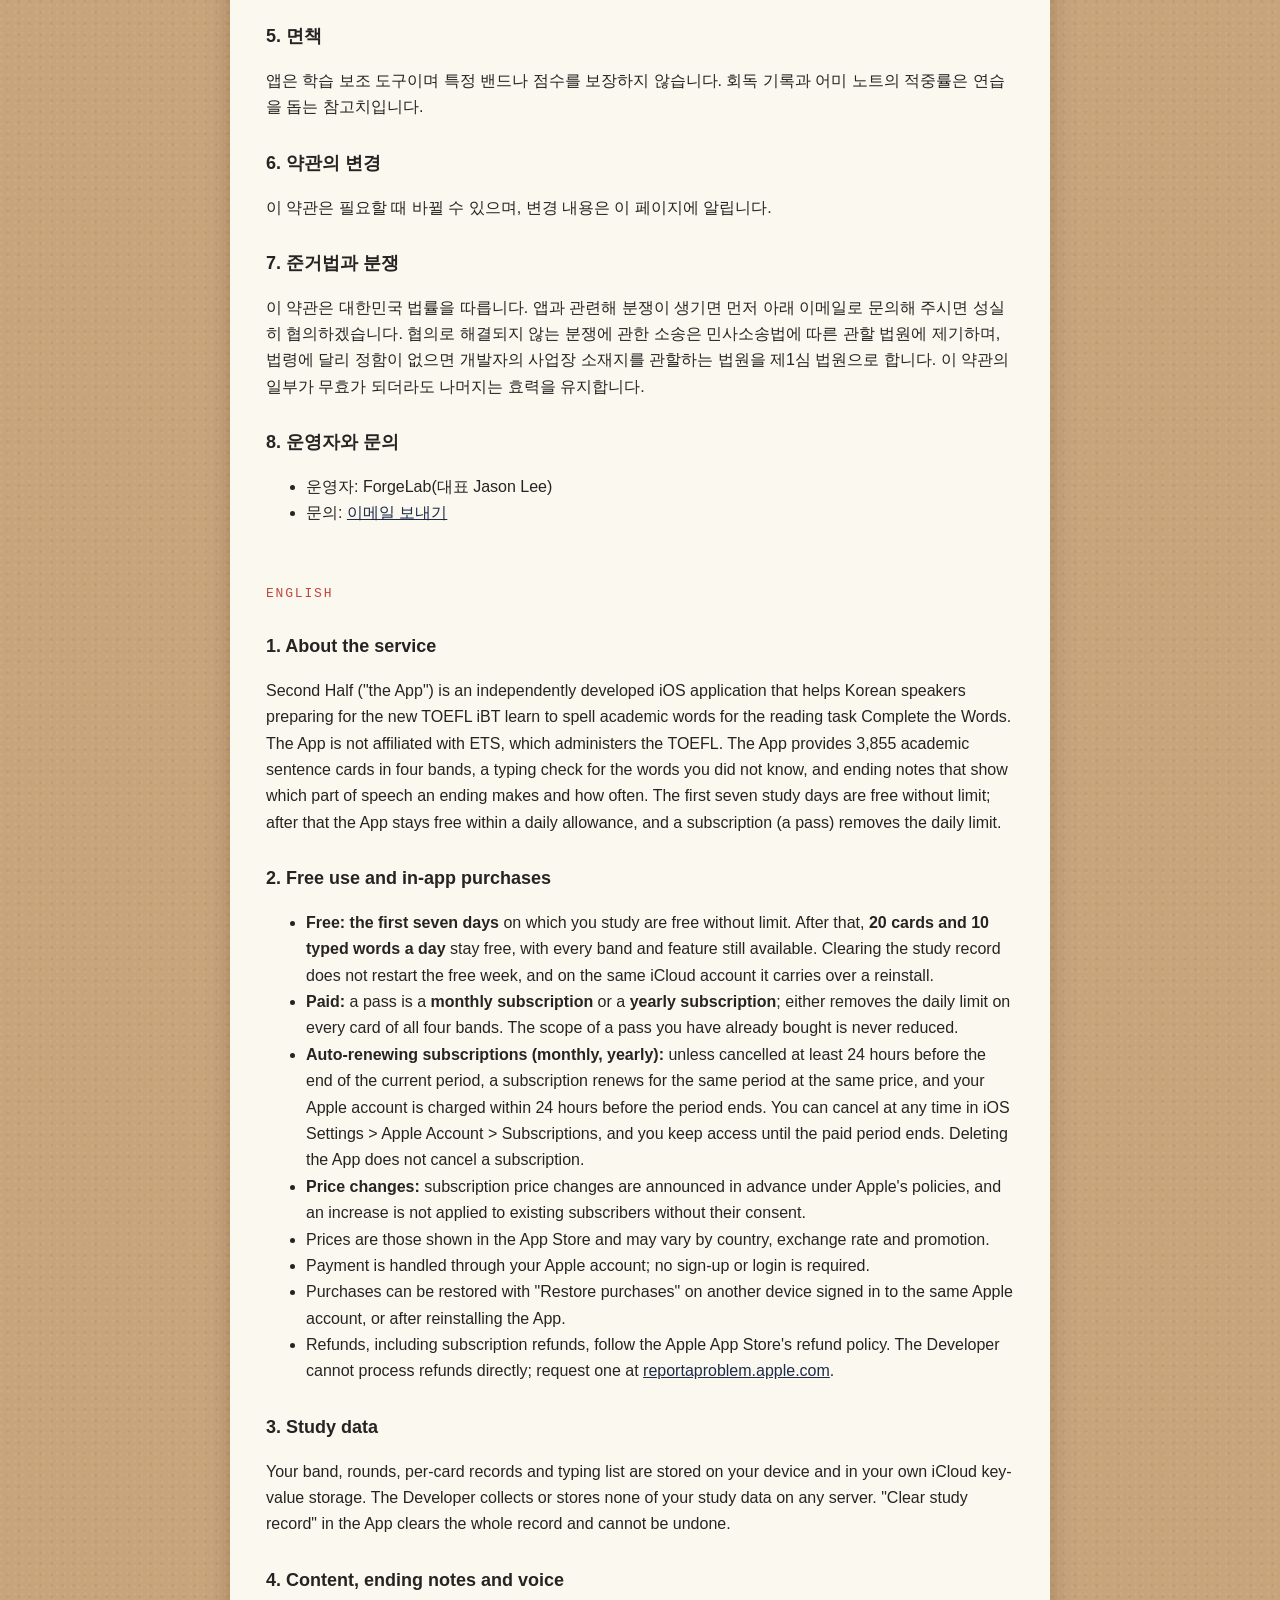
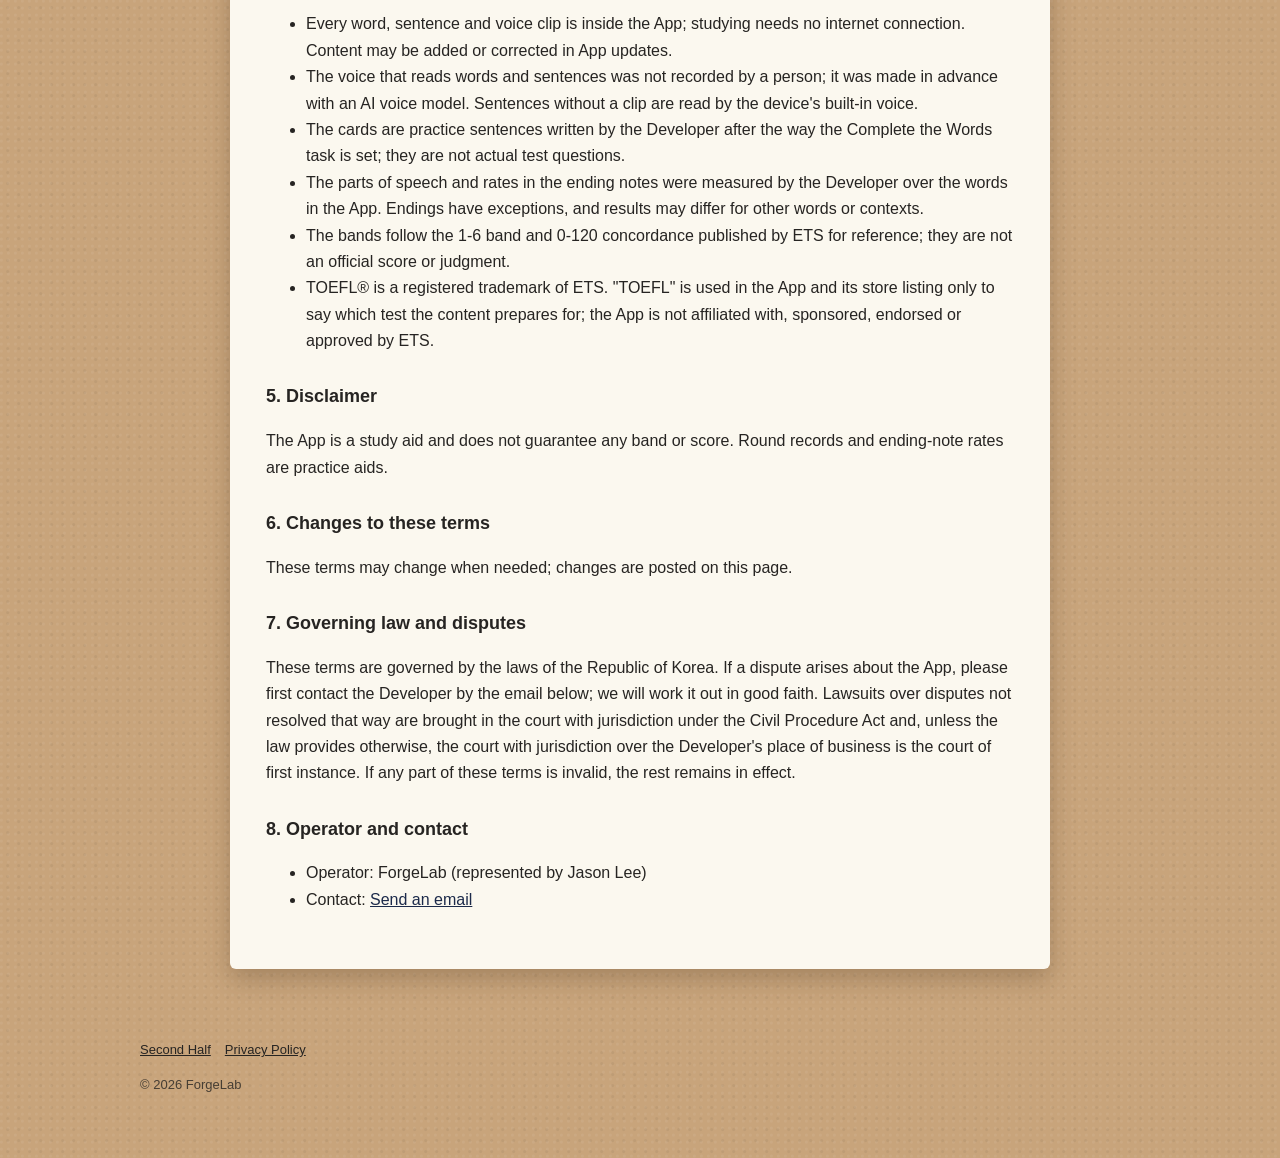
<file: docs/terms.html>
<!DOCTYPE html>
<html lang="ko">
<head>
<meta charset="UTF-8" />
<meta name="viewport" content="width=device-width, initial-scale=1.0" />
<title>Second Half 이용약관 | Terms of Use</title>
<link rel="icon" href="assets/icon-32.png" />
<link rel="stylesheet" href="styles.css" />
</head>
<body>
<nav class="top">
  <div class="wrap">
    <a class="brand" href="./"><img src="assets/icon-180.png" alt="" />Second <span class="blank">Ha__</span></a>
    <div class="links"><a href="privacy.html">Privacy</a><a href="terms.html">Terms</a></div>
  </div>
</nav>
<main class="page">
<article class="legal">
<h1>Second Half 이용약관 / Terms of Use</h1>
<p class="date">최종 수정일 및 시행일: 2026년 9월 28일<br />Last Updated / Effective: September 28, 2026</p>

<p class="eyebrow" style="margin-top:40px">한국어</p>
<h2>1. 서비스 소개</h2>
<p>Second Half(이하 "앱")는 새 TOEFL iBT를 준비하는 한국어 사용자가 읽기 유형 Complete the Words에 대비해 학술 어휘의 철자를 익히도록 돕는, 독립적으로 개발된 iOS 앱입니다. 앱은 TOEFL을 시행하는 ETS와 관계가 없습니다. 앱은 네 밴드의 학술 예문 카드 3,855장, 모른 단어를 입력해 확인하는 직접 쓰기, 어미가 만드는 품사와 그 적중률을 정리한 어미 노트를 제공합니다. 처음 7일(공부한 날 기준)은 제한 없이 무료이고, 그 뒤에는 하루 이용량 안에서 무료이며, 구독(이용권)으로 하루 제한을 없앨 수 있습니다.</p>
<h2>2. 무료 이용과 앱 내 구입</h2>
<ul>
<li><strong>무료:</strong> 학습한 날을 기준으로 <strong>처음 7일</strong>은 모든 밴드와 기능을 제한 없이 쓸 수 있습니다. 그 뒤에는 <strong>하루 카드 20장과 직접 쓰기 10개</strong>까지 무료이며, 모든 밴드와 기능은 계속 열려 있습니다. 무료 7일은 학습 기록 지우기로 다시 시작되지 않으며, 같은 iCloud 계정에서는 앱을 다시 설치해도 이어서 셉니다.</li>
<li><strong>유료:</strong> 이용권은 <strong>월간 구독</strong>과 <strong>연간 구독</strong> 두 가지이며, 어느 것이든 하루 제한 없이 네 밴드의 모든 카드를 엽니다. 이미 구입한 이용권의 범위는 줄어들지 않습니다.</li>
<li><strong>자동 갱신 구독(월간, 연간):</strong> 현재 기간이 끝나기 최소 24시간 전에 해지하지 않으면 같은 기간, 같은 가격으로 갱신되며, 기간이 끝나기 전 24시간 안에 Apple 계정으로 결제됩니다. iOS 설정 &gt; Apple 계정 &gt; 구독에서 언제든 해지할 수 있고, 해지해도 결제한 기간이 끝날 때까지 이용할 수 있습니다. 앱을 삭제해도 구독은 해지되지 않습니다.</li>
<li><strong>가격 변경:</strong> 구독 가격이 바뀌면 Apple의 정책에 따라 미리 알리며, 인상된 가격은 기존 구독자의 동의 없이 적용되지 않습니다.</li>
<li>가격은 App Store에 표시된 금액이며 국가, 환율, 프로모션에 따라 다를 수 있습니다.</li>
<li>결제는 Apple 계정으로 이루어지며 회원가입이나 로그인이 필요하지 않습니다.</li>
<li>같은 Apple 계정으로 로그인한 다른 기기나 앱을 다시 설치한 뒤에는 "구매 복원"으로 구입을 복원할 수 있습니다.</li>
<li>구독을 포함한 환불은 Apple App Store의 환불 정책을 따릅니다. 개발자는 환불을 직접 처리할 수 없으며, <a href="https://reportaproblem.apple.com">reportaproblem.apple.com</a>에서 요청할 수 있습니다.</li>
</ul>
<h2>3. 학습 데이터</h2>
<p>선택한 밴드, 회독과 카드별 학습 기록, 직접 쓰기 목록은 사용자의 기기와 본인의 iCloud 계정(키-값 저장소)에 저장됩니다. 개발자는 사용자의 학습 데이터를 어떤 서버에도 수집하거나 저장하지 않습니다. 앱의 "학습 기록 지우기"를 실행하면 학습 기록 전체가 지워지며 되돌릴 수 없습니다.</p>
<h2>4. 콘텐츠, 어미 노트, 음성</h2>
<ul>
<li>모든 단어, 예문, 음성은 앱 안에 들어 있으며 학습에 인터넷 연결이 필요하지 않습니다. 콘텐츠는 앱 업데이트로 추가되거나 수정될 수 있습니다.</li>
<li>단어와 예문을 읽는 음성은 사람이 녹음한 것이 아니라 AI 음성 모델로 미리 만든 것입니다. 음성이 없는 문장은 기기에 내장된 음성으로 읽습니다.</li>
<li>카드는 시험의 Complete the Words 방식을 본떠 개발자가 만든 연습용 문장이며, 실제 기출문제가 아닙니다.</li>
<li>어미 노트의 품사와 적중률은 앱에 담긴 단어를 대상으로 개발자가 측정한 값입니다. 어미에는 예외가 있으며, 다른 단어나 문맥에서는 결과가 다를 수 있습니다.</li>
<li>밴드는 ETS가 발표한 1~6 밴드와 0~120점 환산표를 참고해 나눈 것이며, 공식 점수나 판정이 아닙니다.</li>
<li>TOEFL®은 ETS의 등록 상표입니다. 앱과 스토어 설명에서 "TOEFL"은 콘텐츠가 대비하는 시험을 나타내기 위해서만 쓰였으며, 앱은 ETS와 관계가 없고 후원, 보증, 승인을 받지 않았습니다.</li>
</ul>
<h2>5. 면책</h2>
<p>앱은 학습 보조 도구이며 특정 밴드나 점수를 보장하지 않습니다. 회독 기록과 어미 노트의 적중률은 연습을 돕는 참고치입니다.</p>
<h2>6. 약관의 변경</h2>
<p>이 약관은 필요할 때 바뀔 수 있으며, 변경 내용은 이 페이지에 알립니다.</p>
<h2>7. 준거법과 분쟁</h2>
<p>이 약관은 대한민국 법률을 따릅니다. 앱과 관련해 분쟁이 생기면 먼저 아래 이메일로 문의해 주시면 성실히 협의하겠습니다. 협의로 해결되지 않는 분쟁에 관한 소송은 민사소송법에 따른 관할 법원에 제기하며, 법령에 달리 정함이 없으면 개발자의 사업장 소재지를 관할하는 법원을 제1심 법원으로 합니다. 이 약관의 일부가 무효가 되더라도 나머지는 효력을 유지합니다.</p>
<h2>8. 운영자와 문의</h2>
<ul><li>운영자: ForgeLab(대표 Jason Lee)</li><li>문의: <a href="mailto:forgelab.aitech@gmail.com?subject=%5BSecond%20Half%5D%20Terms%20inquiry">이메일 보내기</a></li></ul>

<p class="eyebrow" style="margin-top:56px">English</p>
<h2>1. About the service</h2>
<p>Second Half ("the App") is an independently developed iOS application that helps Korean speakers preparing for the new TOEFL iBT learn to spell academic words for the reading task Complete the Words. The App is not affiliated with ETS, which administers the TOEFL. The App provides 3,855 academic sentence cards in four bands, a typing check for the words you did not know, and ending notes that show which part of speech an ending makes and how often. The first seven study days are free without limit; after that the App stays free within a daily allowance, and a subscription (a pass) removes the daily limit.</p>
<h2>2. Free use and in-app purchases</h2>
<ul>
<li><strong>Free:</strong> <strong>the first seven days</strong> on which you study are free without limit. After that, <strong>20 cards and 10 typed words a day</strong> stay free, with every band and feature still available. Clearing the study record does not restart the free week, and on the same iCloud account it carries over a reinstall.</li>
<li><strong>Paid:</strong> a pass is a <strong>monthly subscription</strong> or a <strong>yearly subscription</strong>; either removes the daily limit on every card of all four bands. The scope of a pass you have already bought is never reduced.</li>
<li><strong>Auto-renewing subscriptions (monthly, yearly):</strong> unless cancelled at least 24 hours before the end of the current period, a subscription renews for the same period at the same price, and your Apple account is charged within 24 hours before the period ends. You can cancel at any time in iOS Settings &gt; Apple Account &gt; Subscriptions, and you keep access until the paid period ends. Deleting the App does not cancel a subscription.</li>
<li><strong>Price changes:</strong> subscription price changes are announced in advance under Apple's policies, and an increase is not applied to existing subscribers without their consent.</li>
<li>Prices are those shown in the App Store and may vary by country, exchange rate and promotion.</li>
<li>Payment is handled through your Apple account; no sign-up or login is required.</li>
<li>Purchases can be restored with "Restore purchases" on another device signed in to the same Apple account, or after reinstalling the App.</li>
<li>Refunds, including subscription refunds, follow the Apple App Store's refund policy. The Developer cannot process refunds directly; request one at <a href="https://reportaproblem.apple.com">reportaproblem.apple.com</a>.</li>
</ul>
<h2>3. Study data</h2>
<p>Your band, rounds, per-card records and typing list are stored on your device and in your own iCloud key-value storage. The Developer collects or stores none of your study data on any server. "Clear study record" in the App clears the whole record and cannot be undone.</p>
<h2>4. Content, ending notes and voice</h2>
<ul>
<li>Every word, sentence and voice clip is inside the App; studying needs no internet connection. Content may be added or corrected in App updates.</li>
<li>The voice that reads words and sentences was not recorded by a person; it was made in advance with an AI voice model. Sentences without a clip are read by the device's built-in voice.</li>
<li>The cards are practice sentences written by the Developer after the way the Complete the Words task is set; they are not actual test questions.</li>
<li>The parts of speech and rates in the ending notes were measured by the Developer over the words in the App. Endings have exceptions, and results may differ for other words or contexts.</li>
<li>The bands follow the 1-6 band and 0-120 concordance published by ETS for reference; they are not an official score or judgment.</li>
<li>TOEFL® is a registered trademark of ETS. "TOEFL" is used in the App and its store listing only to say which test the content prepares for; the App is not affiliated with, sponsored, endorsed or approved by ETS.</li>
</ul>
<h2>5. Disclaimer</h2>
<p>The App is a study aid and does not guarantee any band or score. Round records and ending-note rates are practice aids.</p>
<h2>6. Changes to these terms</h2>
<p>These terms may change when needed; changes are posted on this page.</p>
<h2>7. Governing law and disputes</h2>
<p>These terms are governed by the laws of the Republic of Korea. If a dispute arises about the App, please first contact the Developer by the email below; we will work it out in good faith. Lawsuits over disputes not resolved that way are brought in the court with jurisdiction under the Civil Procedure Act and, unless the law provides otherwise, the court with jurisdiction over the Developer's place of business is the court of first instance. If any part of these terms is invalid, the rest remains in effect.</p>
<h2>8. Operator and contact</h2>
<ul><li>Operator: ForgeLab (represented by Jason Lee)</li><li>Contact: <a href="mailto:forgelab.aitech@gmail.com?subject=%5BSecond%20Half%5D%20Terms%20inquiry">Send an email</a></li></ul>
</article>
</main>
<footer><div class="wrap"><a href="./">Second Half</a><a href="privacy.html">Privacy Policy</a><p>© 2026 ForgeLab</p></div></footer>
</body>
</html>
</file>
<file: docs/styles.css>
:root {
  --kraft: #c8a47b;
  --kraft-deep: #a57f55;
  --paper: #fbf8ef;
  --paper-shade: #ece7d9;
  --rule: #a9cbea;
  --margin: #e27a70;
  --type: #262422;
  --ink: #1c2a4a;
  --pencil: #6b6660;
  --red: #c4453a;
  --green: #2f7d5b;
  --typewriter: "American Typewriter", "Courier New", Courier, serif;
  --mono: "Courier New", Courier, monospace;
  --sans: -apple-system, BlinkMacSystemFont, "Apple SD Gothic Neo", "Noto Sans KR", sans-serif;
}

* { box-sizing: border-box; }
html { -webkit-text-size-adjust: 100%; }
body {
  margin: 0;
  font-family: var(--sans);
  color: var(--type);
  line-height: 1.65;
  background-color: var(--kraft);
  background-image:
    radial-gradient(circle at 20% 30%, rgba(255,255,255,.06) 0 1px, transparent 2px),
    radial-gradient(circle at 70% 60%, rgba(0,0,0,.05) 0 1px, transparent 2px);
  background-size: 7px 7px, 11px 11px;
}
a { color: var(--ink); }
.wrap { max-width: 1040px; margin: 0 auto; padding: 0 20px; }

/* nav */
nav.top { padding: 18px 0; }
nav.top .wrap { display: flex; align-items: center; justify-content: space-between; gap: 12px; }
.brand { display: flex; align-items: center; gap: 10px; text-decoration: none; color: var(--type); font-family: var(--typewriter); font-size: 20px; font-weight: 600; }
.brand img { width: 34px; height: 34px; border-radius: 8px; box-shadow: 0 2px 5px rgba(0,0,0,.25); }
.brand .blank { font-family: var(--mono); letter-spacing: 2px; }
.links { display: flex; gap: 18px; font-size: 14px; }
.links a { color: var(--type); text-decoration: none; }

/* index cards */
.card {
  background: var(--paper);
  border-radius: 6px;
  box-shadow: 0 1px 1px rgba(0,0,0,.2), 0 10px 22px rgba(60,40,20,.22);
  padding: 22px 24px 24px;
  position: relative;
}
.card.lined {
  background-image: repeating-linear-gradient(to bottom, transparent 0 31px, rgba(169,203,234,.55) 31px 32px);
  background-position: 0 58px;
}
.card .head {
  font-family: var(--typewriter); font-size: 12px; letter-spacing: .12em; text-transform: uppercase; color: var(--pencil);
  border-bottom: 1.5px solid var(--margin); margin: -4px -24px 16px; padding: 0 24px 10px;
}

/* hero */
.hero { padding: 36px 0 20px; display: grid; grid-template-columns: 1.1fr .9fr; gap: 40px; align-items: center; }
.hero h1 { font-family: var(--typewriter); font-size: 50px; line-height: 1.12; margin: 0 0 18px; }
.hero h1 .blank { font-family: var(--mono); letter-spacing: 3px; }
.hero h1 .fill { color: var(--ink); font-family: "Noteworthy", "Bradley Hand", cursive; }
.hero p.lead { font-size: 19px; margin: 0 0 22px; }
.demo { font-family: var(--typewriter); font-size: 22px; line-height: 2; }
.demo .word { font-family: var(--mono); font-weight: 700; letter-spacing: 3px; }
.demo .gap { color: #999189; }
.demo .meaning { font-family: var(--sans); font-size: 15px; color: var(--pencil); line-height: 1.4; }
.store {
  display: inline-block; background: #232328; color: #fff; text-decoration: none; font-weight: 600;
  padding: 13px 22px; border-radius: 5px; letter-spacing: .04em; box-shadow: 0 3px 6px rgba(0,0,0,.35);
}
.note { font-size: 13px; color: rgba(38,36,34,.75); margin-top: 10px; }

/* sections */
section { padding: 30px 0; }
section h2 { font-family: var(--typewriter); font-size: 30px; margin: 0 0 18px; }
.grid { display: grid; grid-template-columns: repeat(2, 1fr); gap: 18px; }
.grid .card h3 { margin: 0 0 8px; font-size: 19px; }
.grid .card p { margin: 0; color: #3b3834; }
.rates { font-family: var(--mono); font-size: 15px; margin: 10px 0 0; padding: 0; list-style: none; }
.rates li { display: flex; justify-content: space-between; border-bottom: 1px dashed var(--paper-shade); padding: 3px 0; }
.rates b { color: var(--red); }
.rates span { color: var(--green); font-weight: 700; }

.shots { display: flex; gap: 16px; overflow-x: auto; padding: 6px 2px 18px; scroll-snap-type: x mandatory; }
.shots img { width: 230px; flex: none; border-radius: 26px; border: 5px solid #282018; box-shadow: 0 10px 22px rgba(50,30,10,.35); scroll-snap-align: start; }

.bands { display: grid; grid-template-columns: repeat(4, 1fr); gap: 12px; }
.band { background: var(--paper); border-radius: 6px; padding: 14px 16px; border-left: 10px solid; box-shadow: 0 4px 10px rgba(60,40,20,.18); }
.band b { font-family: var(--typewriter); font-size: 22px; display: block; }
.band small { color: var(--pencil); }

.prices { display: grid; grid-template-columns: repeat(3, 1fr); gap: 14px; }
.prices .card { text-align: center; }
.prices .card b { font-family: var(--typewriter); font-size: 24px; display: block; margin: 6px 0; }

.faq .card { margin-bottom: 12px; }
.faq h3 { margin: 0 0 6px; font-size: 17px; }
.faq p { margin: 0; }

footer { padding: 30px 0 50px; font-size: 13px; color: rgba(38,36,34,.8); }
footer a { color: var(--type); margin-right: 14px; }

/* legal pages */
main.page { padding: 10px 0 40px; }
article.legal { max-width: 820px; margin: 0 auto; background: var(--paper); border-radius: 6px; padding: 34px 36px 40px; box-shadow: 0 10px 24px rgba(60,40,20,.25); }
article.legal h1 { font-family: var(--typewriter); font-size: 28px; margin: 0 0 8px; }
article.legal h2 { font-size: 18px; margin: 28px 0 8px; }
article.legal .date { color: var(--pencil); font-size: 14px; border-bottom: 1.5px solid var(--margin); padding-bottom: 14px; }
.eyebrow { font-family: var(--typewriter); font-size: 13px; letter-spacing: .14em; text-transform: uppercase; color: var(--red); }

@media (max-width: 760px) {
  .hero { grid-template-columns: 1fr; gap: 24px; }
  .hero h1 { font-size: 38px; }
  .grid, .prices { grid-template-columns: 1fr; }
  .bands { grid-template-columns: repeat(2, 1fr); }
  article.legal { padding: 24px 20px 30px; border-radius: 0; }
  .shots img { width: 200px; }
}
</file>
